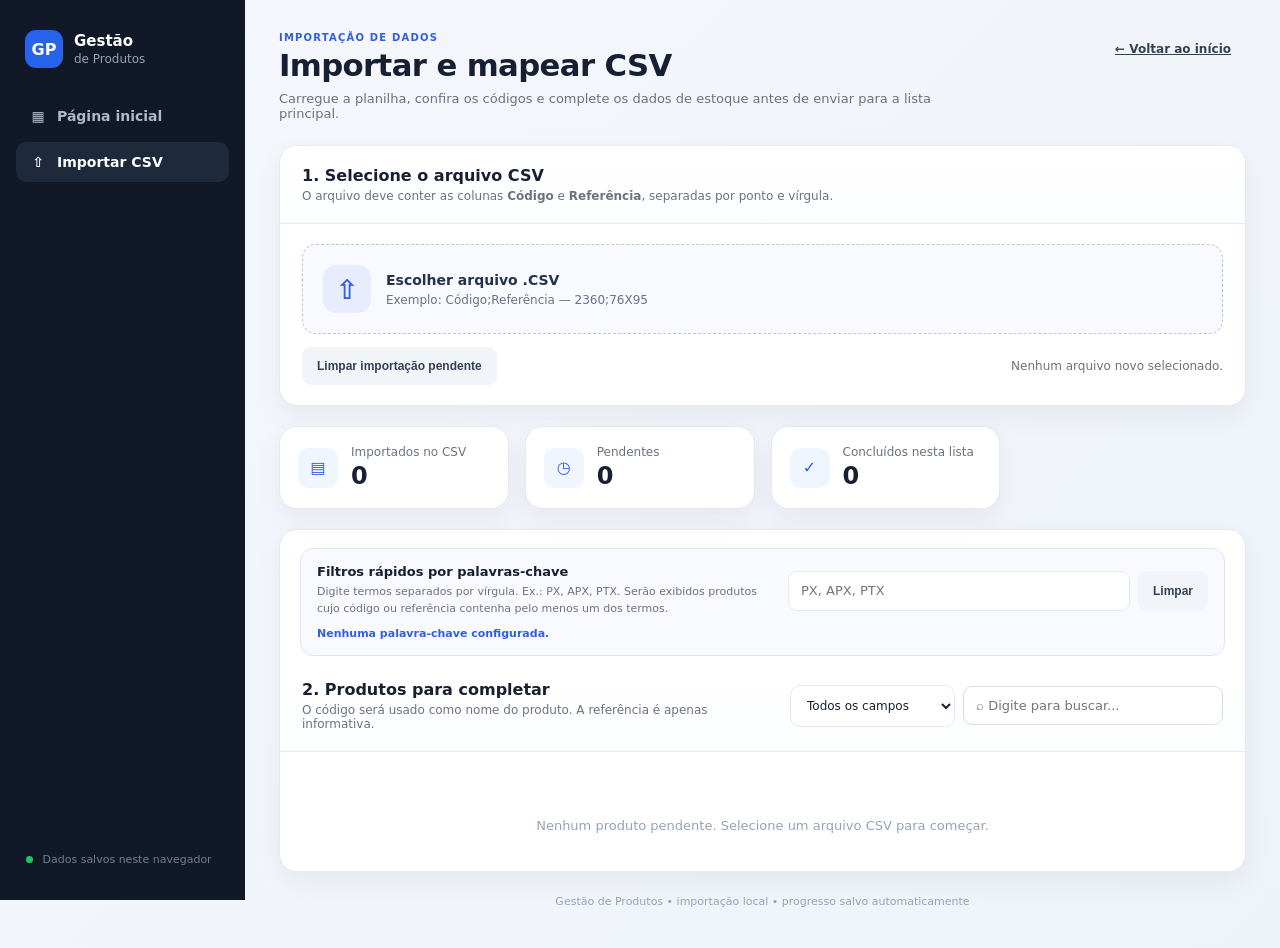
<file: importacao.html>
<!DOCTYPE html>
<html lang="pt-BR">
<head>
  <meta charset="UTF-8"><meta name="viewport" content="width=device-width, initial-scale=1.0">
  <meta name="description" content="Importação e mapeamento de produtos por CSV">
  <title>Importar CSV • Gestão de Produtos</title>
  <link rel="stylesheet" href="style.css"><link rel="stylesheet" href="importacao.css">
</head>
<body>
<div class="app-shell">
  <aside class="sidebar">
    <div class="brand"><div class="brand-mark">GP</div><div><strong>Gestão</strong><span>de Produtos</span></div></div>
    <nav>
      <a class="nav-item" href="index.html"><span>▦</span> Página inicial</a>
      <a class="nav-item active" href="importacao.html"><span>⇧</span> Importar CSV</a>
    </nav>
    <div class="sidebar-footer"><span class="dot"></span> Dados salvos neste navegador</div>
  </aside>
  <main class="main import-main">
    <header class="topbar">
      <div><p class="eyebrow">IMPORTAÇÃO DE DADOS</p><h1>Importar e mapear CSV</h1><p class="page-intro">Carregue a planilha, confira os códigos e complete os dados de estoque antes de enviar para a lista principal.</p></div>
      <div class="export-actions"><a class="btn btn-light" href="index.html">← Voltar ao início</a></div>
    </header>
    <section class="panel csv-upload-panel">
      <div class="panel-heading"><div><h2>1. Selecione o arquivo CSV</h2><p>O arquivo deve conter as colunas <strong>Código</strong> e <strong>Referência</strong>, separadas por ponto e vírgula.</p></div></div>
      <div class="csv-upload-content">
        <label class="csv-file-label"> <span class="upload-symbol">⇧</span><span><strong>Escolher arquivo .CSV</strong><small>Exemplo: Código;Referência — 2360;76X95</small></span><input id="csvFile" type="file" accept=".csv,text/csv"></label>
        <div class="csv-upload-actions"><button id="clearPendingBtn" class="btn btn-light" type="button">Limpar importação pendente</button><span id="csvStatus" role="status">Nenhum arquivo novo selecionado.</span></div>
      </div>
    </section>
    <section class="stats-grid import-stats">
      <article class="stat-card"><span class="stat-icon">▤</span><div><small>Importados no CSV</small><strong id="csvTotal">0</strong></div></article>
      <article class="stat-card"><span class="stat-icon">◷</span><div><small>Pendentes</small><strong id="pendingTotal">0</strong></div></article>
      <article class="stat-card"><span class="stat-icon">✓</span><div><small>Concluídos nesta lista</small><strong id="completedTotal">0</strong></div></article>
    </section>
    <section class="panel">
      <div class="quick-filter-box">
        <div class="quick-filter-copy">
          <strong>Filtros rápidos por palavras-chave</strong>
          <small>Digite termos separados por vírgula. Ex.: PX, APX, PTX. Serão exibidos produtos cujo código ou referência contenha pelo menos um dos termos.</small>
        </div>
        <div class="quick-filter-controls">
          <input id="quickKeywords" type="text" placeholder="PX, APX, PTX" aria-label="Palavras-chave dos filtros rápidos">
          <button id="clearQuickFilterBtn" class="btn btn-light" type="button">Limpar</button>
        </div>
        <span id="quickFilterStatus" class="quick-filter-status" aria-live="polite">Nenhuma palavra-chave configurada.</span>
      </div>
      <div class="panel-heading import-list-heading"><div><h2>2. Produtos para completar</h2><p>O código será usado como nome do produto. A referência é apenas informativa.</p></div><div class="pending-filters"><select id="pendingFilterField" aria-label="Filtrar por campo"><option value="todos">Todos os campos</option><option value="codigo">Somente código</option><option value="referencia">Somente referência</option></select><input id="pendingSearch" class="search" type="search" placeholder="⌕ Digite para buscar..."></div></div>
      <div id="pendingList" class="pending-list"></div>
      <div id="pendingEmpty" class="empty">Nenhum produto pendente. Selecione um arquivo CSV para começar.</div>
    </section>
    <footer>Gestão de Produtos • importação local • progresso salvo automaticamente</footer>
  </main>
</div>
<div id="productModal" class="modal-backdrop hidden" role="dialog" aria-modal="true" aria-labelledby="modalTitle">
  <form id="mappingForm" class="mapping-modal">
    <div class="modal-heading"><div><p class="eyebrow">CONCLUIR PRODUTO</p><h2 id="modalTitle">Preencher estoque</h2><p id="modalSubtitle"></p></div><button id="closeModalBtn" class="modal-close" type="button" aria-label="Fechar">×</button></div>
    <input id="mappingId" type="hidden"><div class="mapping-reference" id="mappingReference"></div>
    <div class="mapping-grid">
      <label>Nome do produto (Código)<input id="mappingCode" readonly></label>
      <label>Estoque Atual *<input id="mappingQuantity" type="number" min="0" step="any" required placeholder="0"></label>
      <label>Estoque Mínimo *<input id="mappingMinimum" type="number" min="0" step="any" required placeholder="0"></label>
      <label>Estoque Máximo *<input id="mappingMaximum" type="number" min="0" step="any" required placeholder="0"></label>
      <label class="mapping-location">Localização (Loc)<input id="mappingLocation" maxlength="60" placeholder="Ex.: P1-02"></label>
    </div>
    <div class="modal-actions"><button id="cancelMappingBtn" class="btn btn-light" type="button">Cancelar</button><button class="btn btn-primary" type="submit">Salvar e enviar para a lista principal</button></div>
  </form>
</div>
<script src="importacao.js"></script>
</body></html>
</file>
<file: style.css>
:root{
  --bg:#f5f7fb;--surface:#fff;--line:#e6eaf0;--text:#172033;--muted:#6b7280;
  --primary:#2563eb;--primary-dark:#1d4ed8;--success:#15803d;--danger:#dc2626;
  --shadow:0 8px 30px rgba(15,23,42,.06);--radius:16px
}
*{box-sizing:border-box}html{scroll-behavior:smooth}body{margin:0;background:var(--bg);color:var(--text);font-family:Inter,ui-sans-serif,system-ui,-apple-system,"Segoe UI",sans-serif}
.app-shell{min-height:100vh;display:flex}.sidebar{width:245px;background:#111827;color:#dbe3f0;padding:24px 16px;display:flex;flex-direction:column;position:fixed;inset:0 auto 0 0}
.brand{display:flex;align-items:center;gap:11px;padding:6px 9px 28px}.brand-mark{width:38px;height:38px;border-radius:11px;background:#2563eb;display:grid;place-items:center;font-weight:800;color:white}.brand strong,.brand span{display:block}.brand strong{color:white;font-size:15px}.brand span{font-size:12px;color:#94a3b8;margin-top:2px}
nav{display:grid;gap:6px}.nav-item{color:#aeb9c9;text-decoration:none;padding:12px 13px;border-radius:10px;font-size:14px;font-weight:600;display:flex;gap:10px;align-items:center}.nav-item:hover,.nav-item.active{background:#1e293b;color:#fff}.nav-item span{width:18px;text-align:center}.sidebar-footer{margin-top:auto;color:#718096;font-size:11px;padding:10px}.dot{display:inline-block;width:7px;height:7px;border-radius:50%;background:#22c55e;margin-right:6px}
.main{margin-left:245px;width:calc(100% - 245px);padding:28px 34px 20px;max-width:1600px}.topbar{display:flex;justify-content:space-between;align-items:center;gap:20px;margin-bottom:24px}.export-actions{display:flex;gap:8px;flex-wrap:wrap}.eyebrow{font-size:10px;letter-spacing:.12em;color:var(--primary);font-weight:800;margin:0 0 4px}.topbar h1{margin:0;font-size:27px;letter-spacing:-.02em}
.stats-grid{display:grid;grid-template-columns:repeat(4,1fr);gap:16px;margin-bottom:18px}.stat-card{background:var(--surface);border:1px solid var(--line);border-radius:var(--radius);padding:18px;display:flex;gap:13px;align-items:center;box-shadow:var(--shadow)}.stat-icon{height:40px;width:40px;border-radius:11px;background:#eff6ff;color:var(--primary);display:grid;place-items:center;font-weight:800}.stat-card small{display:block;color:var(--muted);font-size:12px}.stat-card strong{display:block;font-size:24px;margin-top:3px}
.panel{background:var(--surface);border:1px solid var(--line);border-radius:var(--radius);box-shadow:var(--shadow);margin-bottom:18px;overflow:hidden}.panel-heading{padding:20px 22px;border-bottom:1px solid var(--line);display:flex;align-items:center;justify-content:space-between;gap:20px}.panel-heading h2{font-size:16px;margin:0 0 4px}.panel-heading p{font-size:12px;color:var(--muted);margin:0}.form-grid{display:grid;grid-template-columns:2fr 1fr 1fr 1fr 1fr;gap:14px;padding:22px 22px 16px}.form-grid label{font-size:12px;font-weight:700;color:#475569}.form-grid input,.search{display:block;width:100%;margin-top:7px;border:1px solid #d7dde7;border-radius:9px;background:#fff;padding:11px 12px;font:inherit;font-size:13px;outline:none}.form-grid input:focus,.search:focus{border-color:#93c5fd;box-shadow:0 0 0 3px #dbeafe}
.status-area{display:flex;align-items:center;gap:22px;padding:0 22px 18px}.status-label{font-size:12px;font-weight:800;color:#475569}.check{font-size:13px;color:#475569;display:flex;gap:7px;align-items:center;cursor:pointer}.check input{accent-color:var(--primary);width:16px;height:16px}.check b{color:var(--success)}.form-actions{padding:0 22px 22px;display:flex;gap:9px}.btn{border:0;border-radius:9px;padding:10px 15px;font-weight:750;font-size:12px;cursor:pointer;transition:.15s}.btn-primary{background:var(--primary);color:#fff}.btn-primary:hover{background:var(--primary-dark)}.btn-light{background:#f1f5f9;color:#334155}.btn-light:hover{background:#e2e8f0}.hidden{display:none!important}
.table-heading{border-bottom:0}.search{width:270px;margin:0}.table-wrap{overflow:auto}.table-wrap table{width:100%;border-collapse:collapse;min-width:900px}.table-wrap th{text-align:left;background:#f8fafc;color:#64748b;font-size:10px;text-transform:uppercase;letter-spacing:.05em;padding:11px 14px;border-top:1px solid var(--line);border-bottom:1px solid var(--line)}.table-wrap td{padding:12px 14px;border-bottom:1px solid #edf0f4;font-size:12px;vertical-align:middle}.table-wrap tbody tr:hover{background:#fbfdff}.product-name{font-weight:750;color:#1e293b}.badge{display:inline-flex;padding:4px 8px;border-radius:99px;font-size:10px;font-weight:800;border:0;cursor:pointer}.status-toggle:hover{filter:brightness(.96)}.ok{background:#dcfce7;color:#166534}.null{background:#f1f5f9;color:#64748b}.low{background:#fee2e2;color:#b91c1c}.action{border:0;background:transparent;cursor:pointer;padding:6px;font-size:14px;border-radius:7px}.action:hover{background:#f1f5f9}.delete:hover{background:#fee2e2}.empty{text-align:center;padding:38px;color:#94a3b8;font-size:13px}.table-heading{align-items:center}footer{text-align:center;color:#94a3b8;font-size:11px;padding:5px 0 20px}
@media(max-width:1100px){.form-grid{grid-template-columns:repeat(3,1fr)}.stats-grid{grid-template-columns:repeat(2,1fr)}}@media(max-width:760px){.sidebar{position:static;width:100%;height:auto;padding:12px}.app-shell{display:block}.brand{padding:4px 8px 10px}.sidebar nav{display:none}.sidebar-footer{display:none}.main{margin:0;width:100%;padding:20px 14px}.topbar{align-items:flex-start;flex-direction:column}.topbar .btn{width:100%}.stats-grid{grid-template-columns:1fr 1fr}.form-grid{grid-template-columns:1fr}.status-area{flex-wrap:wrap}.panel-heading{align-items:flex-start;flex-direction:column}.search{width:100%}}
@media(max-width:430px){.stats-grid{grid-template-columns:1fr}.topbar h1{font-size:23px}}

.file-btn{display:inline-flex;align-items:center;justify-content:center}
.status-toggle{font-family:inherit}
@media(max-width:1100px){.export-actions{width:100%}.export-actions .btn{flex:1}}

.import-panel .panel-heading{border-bottom:1px solid var(--line)}
.paste-import{padding:20px 22px}.paste-import textarea{width:100%;min-height:160px;resize:vertical;border:1px solid #d7dde7;border-radius:10px;padding:12px;font:13px/1.5 ui-monospace,SFMono-Regular,Consolas,monospace;outline:none}.paste-import textarea:focus{border-color:#93c5fd;box-shadow:0 0 0 3px #dbeafe}.paste-actions{display:flex;gap:9px;margin-top:10px}.btn-danger{background:#fee2e2;color:#b91c1c}.btn-danger:hover{background:#fecaca}


/* Cadastro por voz */
.voice-content{padding:20px 22px}.voice-controls{display:flex;align-items:flex-end;gap:10px;flex-wrap:wrap;margin-bottom:16px}.voice-controls label,.voice-transcript-label{display:flex;flex-direction:column;gap:7px;font-size:12px;font-weight:700;color:#475569}.voice-controls select{min-width:210px;border:1px solid #d7dde7;border-radius:9px;background:#fff;padding:11px 12px;font:inherit;font-size:13px}.voice-transcript-label textarea{width:100%;resize:vertical;border:1px solid #d7dde7;border-radius:10px;padding:12px;font:13px/1.5 ui-monospace,SFMono-Regular,Consolas,monospace;outline:none}.voice-transcript-label textarea:focus,.voice-controls select:focus{border-color:#93c5fd;box-shadow:0 0 0 3px #dbeafe}.voice-status{font-size:12px;color:var(--muted);margin:10px 0 0}.voice-preview{margin-top:20px;border:1px solid #bfdbfe;background:#f8fbff;border-radius:12px;padding:16px}.voice-preview-heading{display:flex;justify-content:space-between;align-items:center;gap:12px}.voice-preview-heading h3{font-size:15px;margin:0 0 4px}.voice-preview-heading p{font-size:12px;color:var(--muted);margin:0}.review-tag{font-size:10px;font-weight:800;color:#1d4ed8;background:#dbeafe;border-radius:99px;padding:6px 9px;white-space:nowrap}.voice-preview-grid{padding:18px 0 14px}.voice-confirm-actions{display:flex;gap:9px;flex-wrap:wrap}.voice-preview-grid label{display:block}.voice-preview-grid input{display:block;width:100%;margin-top:7px;border:1px solid #d7dde7;border-radius:9px;background:#fff;padding:11px 12px;font:inherit;font-size:13px;outline:none}.voice-preview-grid input:focus{border-color:#93c5fd;box-shadow:0 0 0 3px #dbeafe}
@media(max-width:760px){.voice-content{padding:16px}.voice-controls{align-items:stretch;flex-direction:column}.voice-controls label,.voice-controls select,.voice-controls .btn{width:100%}.voice-preview-heading{align-items:flex-start;flex-direction:column}.voice-preview-grid{grid-template-columns:1fr}}


/* Regras Auto Mín./Máx. */
.auto-rules-content{padding:20px 22px}.auto-rules-content>label{display:block;font-size:12px;font-weight:700;color:#475569;margin-bottom:7px}.auto-rules-content textarea{width:100%;min-height:120px;resize:vertical;border:1px solid #d7dde7;border-radius:10px;padding:12px;font:13px/1.6 ui-monospace,SFMono-Regular,Consolas,monospace;outline:none}.auto-rules-content textarea:focus{border-color:#93c5fd;box-shadow:0 0 0 3px #dbeafe}.auto-rules-actions{display:flex;gap:9px;flex-wrap:wrap;margin-top:10px}
@media(max-width:760px){.auto-rules-content{padding:16px}.auto-rules-actions .btn{width:100%}}


/* Calculadora de regra de três e refinamentos visuais */
:root{--bg:#f3f6fb;--primary:#315ee7;--primary-dark:#2449c7;--radius:18px;--shadow:0 10px 28px rgba(15,23,42,.055)}
body{background:linear-gradient(135deg,#f5f7fc 0%,#eef3fa 100%)}
.main{padding-top:32px}.topbar{align-items:flex-start}.topbar h1{font-size:clamp(24px,2.4vw,32px)}
.panel,.stat-card{transition:box-shadow .18s ease,transform .18s ease}.panel:hover,.stat-card:hover{box-shadow:0 14px 34px rgba(15,23,42,.075)}
.panel-heading{background:linear-gradient(180deg,#fff 0%,#fcfdff 100%)}
.btn{min-height:38px}.btn:focus-visible,.nav-item:focus-visible{outline:3px solid #bfdbfe;outline-offset:2px}
.rule-three-content{padding:22px}.rule-three-explanation{font-size:13px;color:#475569;background:#f1f5ff;border:1px solid #dbe5ff;padding:13px 15px;border-radius:12px;margin-bottom:18px}.rule-three-explanation strong{color:#2449c7}
.calculator-chip{display:inline-flex;align-items:center;border-radius:99px;padding:7px 10px;background:#dcfce7;color:#166534;font-size:10px;font-weight:800;white-space:nowrap}
.rule-three-grid{display:grid;grid-template-columns:minmax(120px,1fr) 28px minmax(120px,1fr) 28px minmax(120px,1fr) minmax(160px,1.15fr);align-items:end;gap:12px}
.rule-three-grid label{font-size:12px;font-weight:800;color:#475569}.rule-three-grid input{display:block;width:100%;margin-top:7px;padding:13px 12px;border:1px solid #d7dde7;border-radius:11px;font:inherit;font-size:15px;background:#fff;outline:none}.rule-three-grid input:focus{border-color:#93c5fd;box-shadow:0 0 0 3px #dbeafe}.rule-symbol{align-self:center;text-align:center;font-size:22px;color:#94a3b8;font-weight:700;padding-top:20px}.rule-symbol-down{display:none}
.rule-result{min-height:74px;border-radius:13px;background:#14254b;color:#fff;padding:12px 16px;display:flex;flex-direction:column;justify-content:center}.rule-result span{font-size:11px;color:#bfcef4;font-weight:700}.rule-result output{font-size:25px;font-weight:850;letter-spacing:-.02em;overflow-wrap:anywhere}.rule-three-formula{font-size:12px;color:#64748b;margin:15px 0 0}.rule-three-formula strong{color:#334155}.rule-three-footer{display:flex;justify-content:space-between;align-items:center;gap:14px;margin-top:12px}.rule-three-footer p{font-size:12px;color:#64748b;margin:0}.rule-three-footer .calculation-error{color:#b91c1c;font-weight:750}.rule-three-footer .calculation-ready{color:#166534;font-weight:750}
@media(max-width:1150px){.rule-three-grid{grid-template-columns:1fr 24px 1fr}.rule-symbol-down{display:block}.rule-result{grid-column:1/-1}.rule-three-grid label:nth-of-type(3){grid-column:1}.rule-three-grid .rule-symbol-down{grid-column:2}.rule-three-grid .rule-result{grid-column:3}}
@media(max-width:760px){.main{padding-top:18px}.rule-three-content{padding:16px}.rule-three-grid{grid-template-columns:1fr}.rule-symbol,.rule-symbol-down{display:none}.rule-result{grid-column:auto}.rule-three-footer{align-items:stretch;flex-direction:column}.rule-three-footer .btn{width:100%}.calculator-chip{white-space:normal}}

/* Layout v11 da regra de três: Se / Dá / Quanto / Dá X */
.proportion-layout{display:grid;grid-template-columns:minmax(105px,.8fr) auto minmax(140px,1fr) auto minmax(105px,.8fr) auto minmax(145px,1fr);align-items:stretch;gap:12px}
.proportion-field{display:flex;flex-direction:column;justify-content:center;gap:8px;padding:14px;border:1px solid #dbe3ef;background:#f8fafc;border-radius:14px;color:#475569;font-size:12px;font-weight:800}
.proportion-field span{min-height:16px}
.proportion-field input{width:100%;min-width:0;border:1px solid #cfd8e6;background:#fff;border-radius:10px;padding:12px;font:inherit;font-size:17px;font-weight:750;color:#172033;outline:none}
.proportion-field input:focus,.product-result-select select:focus{border-color:#8baaf8;box-shadow:0 0 0 3px #e3ebff}
.proportion-word{align-self:center;color:#64748b;font-size:13px;font-weight:850;white-space:nowrap}
.proportion-divider{align-self:center;color:#9aa9c1;font-size:22px;font-weight:800}
.proportion-result{min-width:0;min-height:100%;box-sizing:border-box}
.product-result-tools{display:flex;align-items:end;flex-wrap:wrap;gap:10px;margin-top:18px;padding:15px;background:#f8fafc;border:1px solid #e2e8f0;border-radius:14px}
.product-result-select{display:flex;flex:1 1 230px;flex-direction:column;gap:7px;color:#475569;font-size:12px;font-weight:800}
.product-result-select select{width:100%;min-width:0;padding:12px;border:1px solid #d7dde7;border-radius:10px;background:#fff;font:inherit;font-size:13px;color:#172033;outline:none}
.product-result-tools .btn:disabled{opacity:.45;cursor:not-allowed;filter:grayscale(.25)}
@media(max-width:1150px){.proportion-layout{grid-template-columns:1fr auto 1fr}.proportion-divider{display:none}.proportion-field:nth-of-type(3){grid-column:1}.proportion-layout .proportion-word:nth-of-type(4){display:none}.proportion-result{grid-column:2/4;min-height:86px}}
@media(max-width:760px){.proportion-layout{grid-template-columns:1fr}.proportion-word,.proportion-divider{display:none}.proportion-field:nth-of-type(3),.proportion-result{grid-column:auto}.product-result-tools{align-items:stretch;flex-direction:column}.product-result-tools .btn{width:100%}}
</file>
<file: importacao.css>
/* Página de importação CSV */
.import-main{max-width:1500px}.page-intro{margin:8px 0 0;color:var(--muted);font-size:13px;max-width:680px}.csv-upload-content{padding:20px 22px}.csv-file-label{display:flex;align-items:center;gap:15px;padding:20px;border:1.5px dashed #b9c7dc;border-radius:14px;background:#f8faff;cursor:pointer}.csv-file-label:hover{border-color:var(--primary);background:#f2f6ff}.csv-file-label input{display:none}.csv-file-label>span:nth-child(2){display:flex;flex-direction:column;gap:5px}.csv-file-label strong{font-size:14px;color:#24324b}.csv-file-label small{font-size:12px;color:var(--muted)}.upload-symbol{display:grid;place-items:center;width:48px;height:48px;border-radius:13px;background:#e7edff;color:var(--primary);font-size:27px;font-weight:800}.csv-upload-actions{display:flex;align-items:center;justify-content:space-between;gap:12px;flex-wrap:wrap;margin-top:13px}.csv-upload-actions span{font-size:12px;color:var(--muted)}.import-stats{margin:20px 0}.import-list-heading{align-items:center}.pending-list{padding:8px 20px 20px;display:grid;gap:10px}.pending-item{display:flex;align-items:center;justify-content:space-between;gap:15px;padding:15px 16px;border:1px solid var(--line);border-radius:13px;background:#fff}.pending-item-main{min-width:0;display:flex;flex-direction:column;gap:5px}.pending-code{font-size:15px;font-weight:850;color:var(--text);overflow-wrap:anywhere}.pending-reference{font-size:12px;color:var(--muted)}.pending-reference strong{color:#475569}.pending-item .btn{flex-shrink:0}.pending-item.completed{border-color:#bbf7d0;background:#f7fef9}.pending-status{font-size:11px;font-weight:800;color:#15803d}.modal-backdrop{position:fixed;inset:0;z-index:50;display:flex;align-items:center;justify-content:center;padding:20px;background:rgba(15,23,42,.58);overflow-y:auto}.modal-backdrop.hidden{display:none}.mapping-modal{width:min(100%,650px);max-height:calc(100vh - 40px);overflow:auto;padding:24px;background:#fff;border-radius:18px;box-shadow:0 25px 80px rgba(0,0,0,.25)}.modal-heading{display:flex;align-items:flex-start;justify-content:space-between;gap:15px;margin-bottom:17px}.modal-heading h2{margin:3px 0 5px;font-size:22px}.modal-heading p:last-child{margin:0;color:var(--muted);font-size:12px}.modal-close{border:0;background:#f1f5f9;border-radius:9px;width:36px;height:36px;font-size:24px;cursor:pointer;color:#475569}.mapping-reference{padding:12px 14px;margin-bottom:17px;border:1px solid #dbe5ff;background:#f5f8ff;border-radius:10px;color:#334155;font-size:13px}.mapping-grid{display:grid;grid-template-columns:1fr 1fr;gap:14px}.mapping-grid label{display:flex;flex-direction:column;gap:7px;color:#475569;font-size:12px;font-weight:750}.mapping-grid input{width:100%;min-width:0;border:1px solid #d7dde7;border-radius:9px;padding:12px;font:inherit;font-size:14px;color:#172033;background:#fff}.mapping-grid input:focus{outline:none;border-color:#93c5fd;box-shadow:0 0 0 3px #dbeafe}.mapping-grid input[readonly]{background:#f1f5f9;color:#64748b}.mapping-location{grid-column:1/-1}.modal-actions{display:flex;justify-content:flex-end;gap:9px;flex-wrap:wrap;margin-top:22px}.modal-actions .btn:last-child{white-space:normal}.pending-filters{display:flex;align-items:center;gap:8px}.pending-filters select{min-height:42px;padding:0 12px;border:1px solid var(--line);border-radius:10px;background:#fff;color:var(--text);font:inherit;font-size:12px}.pending-filters .search{max-width:260px}
@media(max-width:760px){.csv-upload-content{padding:16px}.pending-list{padding:8px 14px 16px}.pending-item{align-items:flex-start;flex-direction:column}.pending-item .btn{width:100%}.import-list-heading{align-items:stretch;flex-direction:column}.pending-filters{width:100%;flex-direction:column;align-items:stretch}.pending-filters select,.pending-filters .search{max-width:none;width:100%}.mapping-modal{padding:18px}.mapping-grid{grid-template-columns:1fr}.mapping-location{grid-column:auto}.modal-actions{flex-direction:column-reverse}.modal-actions .btn{width:100%}.csv-upload-actions{align-items:stretch;flex-direction:column}.csv-upload-actions .btn{width:100%}}

/* Filtros rápidos configuráveis por palavras-chave */
.quick-filter-box{margin:18px 20px 4px;padding:15px 16px;border:1px solid #dbe5f5;border-radius:13px;background:#f8faff;display:grid;grid-template-columns:minmax(220px,1fr) minmax(240px,420px);align-items:center;gap:10px 18px}.quick-filter-copy{display:flex;flex-direction:column;gap:5px}.quick-filter-copy strong{font-size:13px;color:var(--text)}.quick-filter-copy small{font-size:11px;line-height:1.5;color:var(--muted)}.quick-filter-controls{display:flex;gap:8px}.quick-filter-controls input{flex:1;min-width:0;min-height:40px;padding:0 12px;border:1px solid var(--line);border-radius:9px;background:#fff;color:var(--text);font:inherit;font-size:13px}.quick-filter-controls input:focus{outline:none;border-color:#93c5fd;box-shadow:0 0 0 3px #dbeafe}.quick-filter-status{grid-column:1/-1;font-size:11px;color:var(--primary);font-weight:700}
@media(max-width:760px){.quick-filter-box{margin:14px 14px 2px;grid-template-columns:1fr}.quick-filter-controls{width:100%}.quick-filter-controls .btn{flex-shrink:0}.quick-filter-status{grid-column:auto}}
</file>
